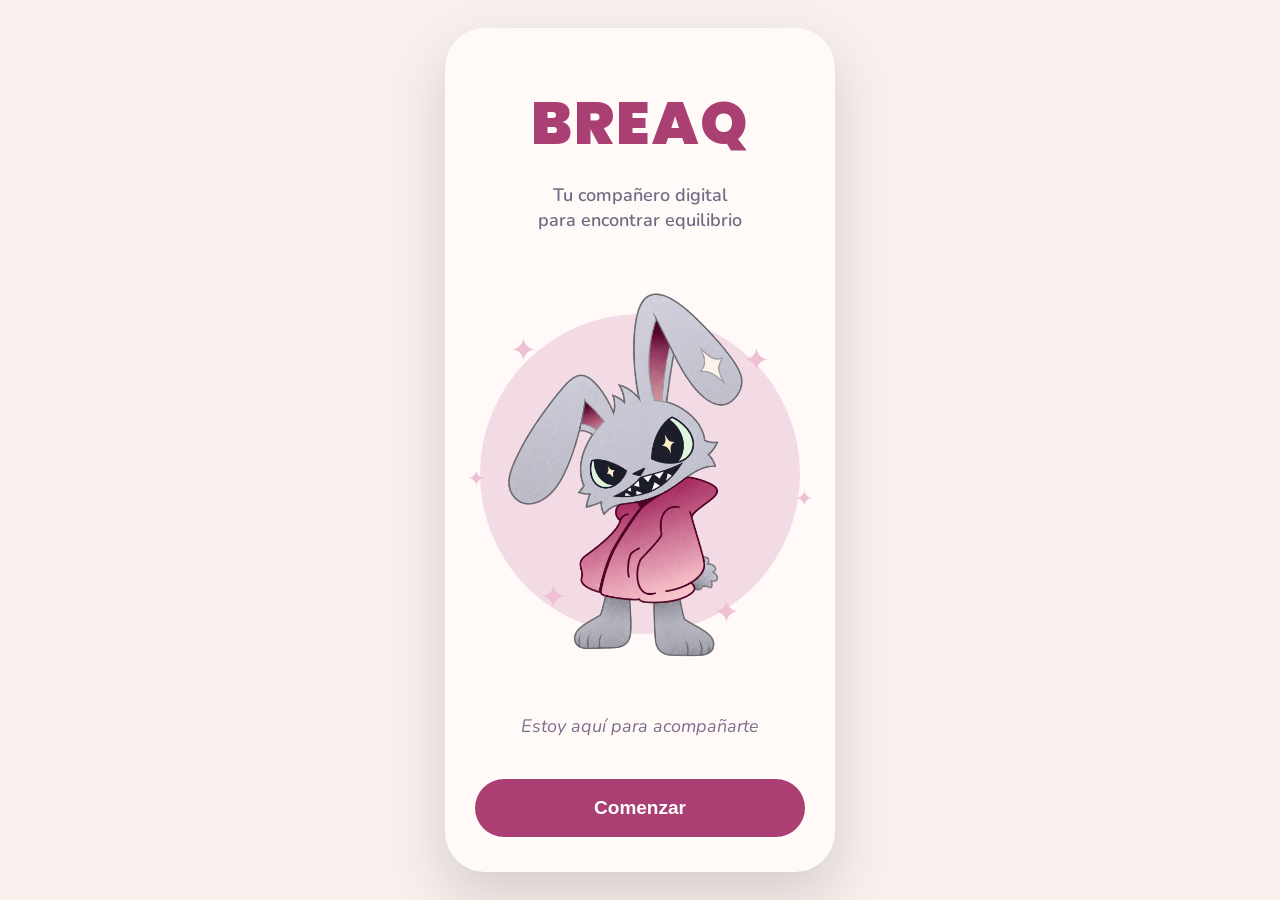
<file: portada/index.html>
<!DOCTYPE html>

<html lang="es">


<head>


    <!-- =====================================
         CONFIGURACIÓN DE LA PORTADA BREAQ
         Adaptación para celular
    ====================================== -->


    <meta charset="UTF-8">


    <meta name="viewport" content="width=device-width, initial-scale=1.0">



    <title>BREAQ</title>





    <!-- =====================================
         CONFIGURACIÓN PWA
         Permite instalar BREAQ
         como aplicación
    ====================================== -->


    <link rel="manifest" href="manifest.json">


    <meta name="theme-color" content="#aa3f74">






    <!-- =====================================
         CSS EXCLUSIVO DE PORTADA
    ====================================== -->


    <link rel="stylesheet" href="portada.css">





</head>







<body>







<!-- =====================================
     CONTENEDOR PRINCIPAL APP
===================================== -->


<div class="app">







<section class="portada">







    <!-- =====================================
         LOGO Y FRASE PRINCIPAL
    ====================================== -->


    <div class="logo">


        <h1>

            BREAQ

        </h1>





        <p>

            Tu compañero digital<br>

            para encontrar equilibrio

        </p>



    </div>












    <!-- =====================================
         ZONA DE MASCOTA

         Aquí viven:
         - círculo
         - estrellas
         - mascota

    ====================================== -->


    <div class="zona-mascota">





        <!-- Fondo circular -->


        <div class="circulo"></div>









        <!-- Estrellas -->


        <span class="estrella e1">✦</span>


        <span class="estrella e2">✦</span>


        <span class="estrella e3">✦</span>


        <span class="estrella e4">✦</span>


        <span class="estrella e5">✦</span>


        <span class="estrella e6">✦</span>









        <!-- Mascota principal -->


        <img


        src="../imagenes/mascota_principal.png"


        class="mascota"


        alt="Mascota BREAQ">


    </div>













    <!-- =====================================
         MENSAJE INFERIOR
    ====================================== -->


    <p class="mensaje">


        <i>

        Estoy aquí para acompañarte

        </i>


    </p>












    <!-- =====================================
         BOTÓN

         Conecta con modos.html

    ====================================== -->


    <button


    class="boton"


    onclick="irModos()"


    >


        Comenzar



    </button>







</section>







</div>









<!-- =====================================
     JAVASCRIPT EXCLUSIVO DE PORTADA
===================================== -->


<script src="portada.js"></script>









<!-- =====================================
     ACTIVACIÓN PWA

     Registra la aplicación
===================================== -->


<script>


if("serviceWorker" in navigator){


window.addEventListener(

"load",

function(){



navigator.serviceWorker.register(

"service-worker.js"


)

.then(function(){


console.log(

"BREAQ instalada como PWA"

);


})



.catch(function(error){


console.log(

"Error PWA:", error


);



});



}



);



}



</script>








</body>



</html>
</file>
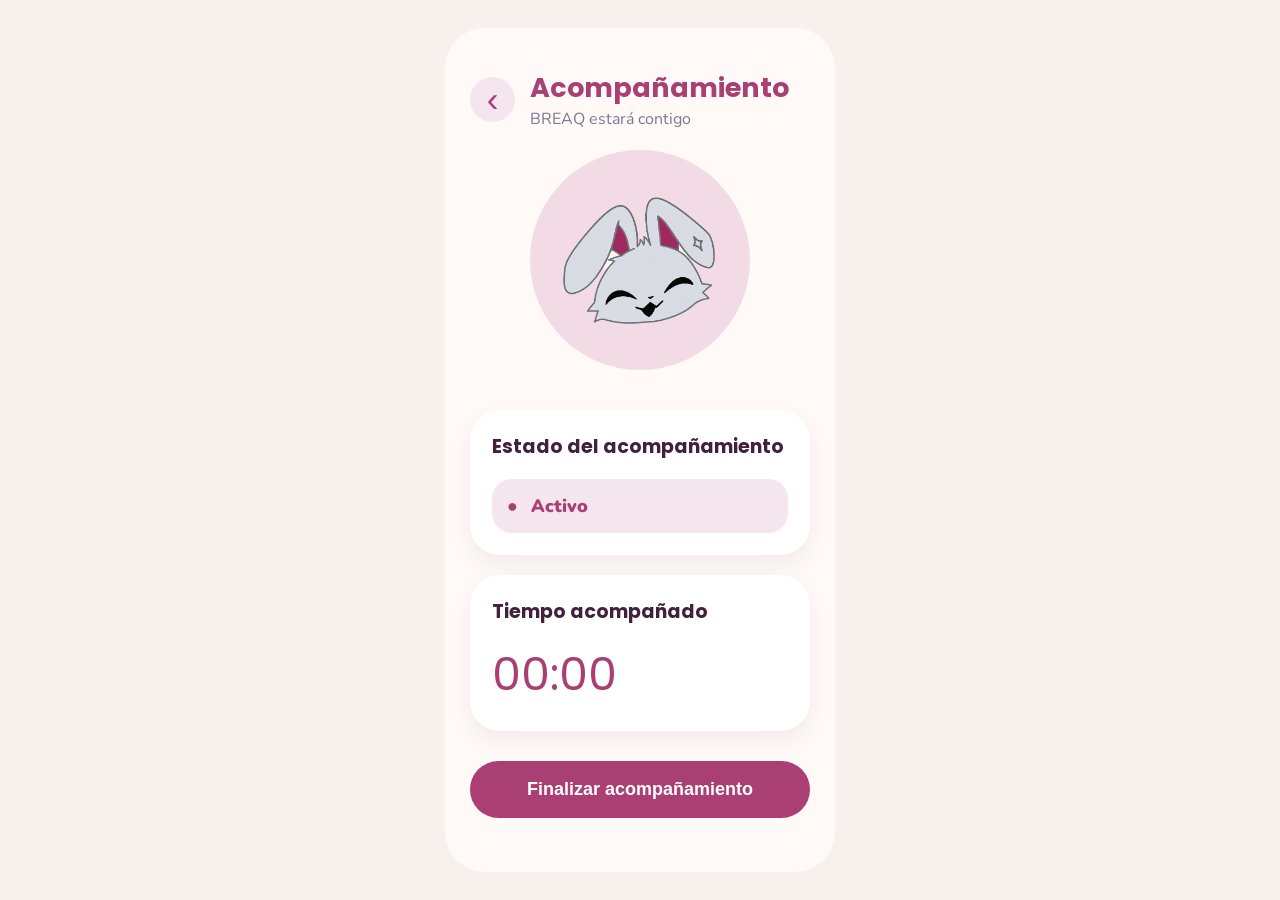
<file: acompanamiento/acompanamiento.html>
<!DOCTYPE html>

<html lang="es">


<head>

<meta charset="UTF-8">

<meta name="viewport" content="width=device-width, initial-scale=1.0">


<title>BREAQ - Acompañamiento</title>


<link rel="stylesheet" href="acompanamiento.css">


</head>



<body>


<div class="app">


<section class="acompanamiento">



<!-- ===============================
     ENCABEZADO
================================ -->


<div class="header">


<button onclick="volver()">

‹

</button>



<div>

<h1>

Acompañamiento

</h1>


<p>

BREAQ estará contigo

</p>


</div>


</div>









<!-- ===============================
     MASCOTA
================================ -->


<div class="zona-mascota">


<div class="circulo"></div>



<img

src="../imagenes/mascota_sonriente.png"

class="mascota"

alt="Mascota BREAQ"

>


</div>









<!-- ===============================
     ESTADO
================================ -->


<div class="tarjeta">


<h2>

Estado del acompañamiento

</h2>




<div class="estado">


<span id="punto">

○

</span>



<span id="textoEstado">

Inactivo

</span>


</div>



</div>









<!-- ===============================
     TIEMPO
================================ -->


<div class="tarjeta">


<h2>

Tiempo acompañado

</h2>



<p

id="contador"

class="contador"

>

00:00

</p>



</div>









<!-- ===============================
     ACTIVAR
================================ -->


<button

id="botonAccion"

class="boton"

onclick="finalizar()"

>

Finalizar acompañamiento

</button>



</section>


</div>





<script type="module" src="acompanamiento.js"></script>


</body>


</html>
</file>
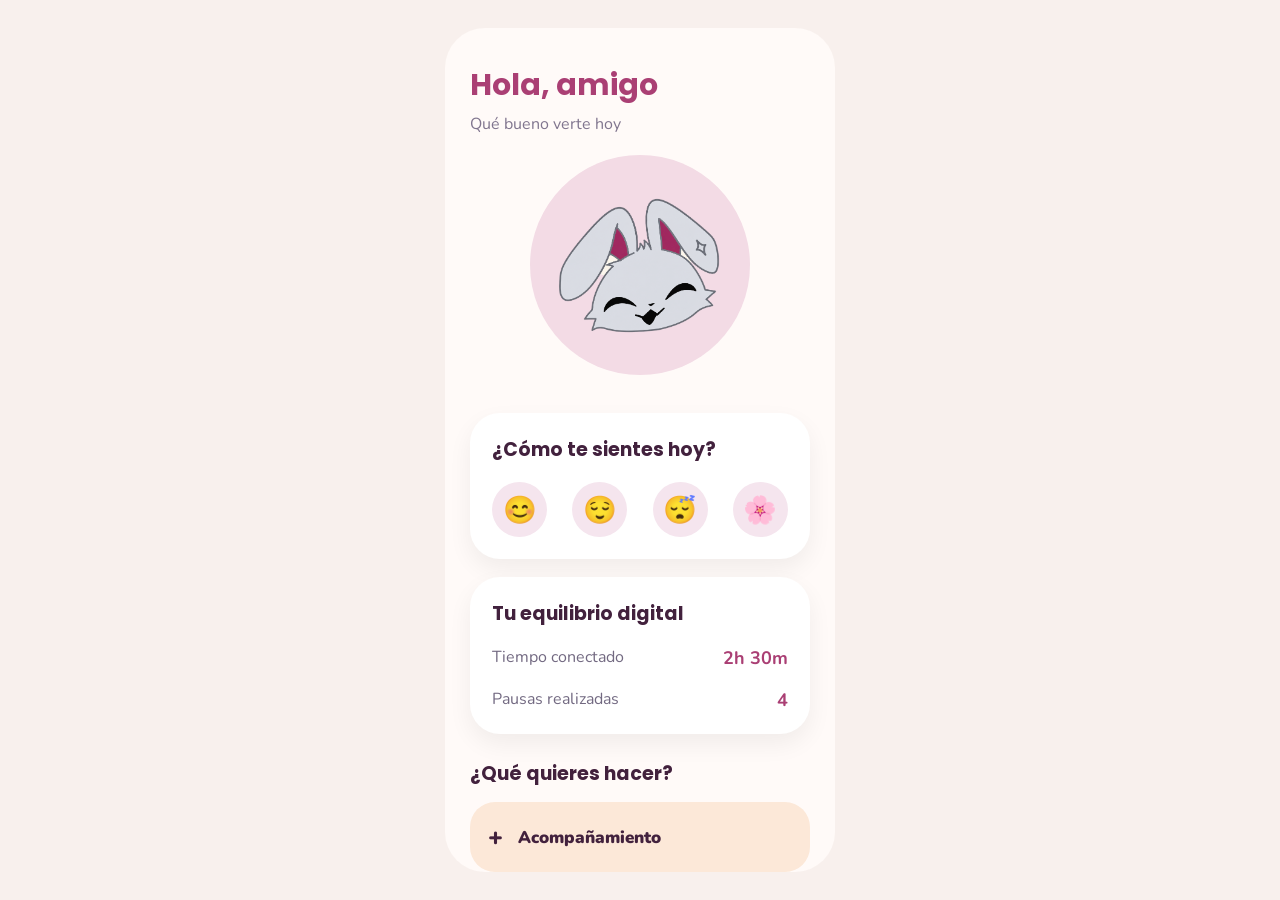
<file: dashboard/dashboard.html>
<!DOCTYPE html>

<html lang="es">


<head>


<meta charset="UTF-8">


<meta name="viewport" content="width=device-width, initial-scale=1.0">


<title>BREAQ - Inicio</title>


<link rel="stylesheet" href="dashboard.css">


</head>



<body>



<div class="app">



<section class="dashboard">





<!-- =====================================
     SALUDO
===================================== -->


<div class="saludo">


<h1>

Hola, <span id="nombreUsuario">amigo</span>

</h1>


<p>

Qué bueno verte hoy

</p>


</div>









<!-- =====================================
     MASCOTA
===================================== -->


<div class="zona-mascota">


<div class="circulo"></div>



<img

src="../imagenes/mascota_sonriente.png"

class="mascota"

alt="Mascota BREAQ"


>


</div>









<!-- =====================================
     ESTADO EMOCIONAL
===================================== -->


<div class="tarjeta estado">


<h2>

¿Cómo te sientes hoy?

</h2>




<div class="emociones">



<button onclick="seleccionarEstado(this)">

😊

</button>



<button onclick="seleccionarEstado(this)">

😌

</button>



<button onclick="seleccionarEstado(this)">

😴

</button>



<button onclick="seleccionarEstado(this)">

🌸

</button>



</div>


</div>









<!-- =====================================
     EQUILIBRIO DIGITAL
===================================== -->


<div class="tarjeta equilibrio">


<h2>

Tu equilibrio digital

</h2>




<div class="dato">


<span>

Tiempo conectado

</span>



<strong>

2h 30m

</strong>


</div>






<div class="dato">


<span>

Pausas realizadas

</span>



<strong>

4

</strong>


</div>



</div>









<!-- =====================================
     ACCIONES
===================================== -->


<div class="acciones">


<h2>

¿Qué quieres hacer?

</h2>







<!-- ACOMPAÑAMIENTO -->


<button

class="accion acompanamiento"

onclick="irAcompanamiento()"

>


<span class="icono">

+

</span>


<span>

Acompañamiento

</span>



</button>









<!-- PROCESO -->


<button

class="accion proceso"

onclick="irProceso()"

>


<span class="icono">

=

</span>


<span>

Mirar mi proceso

</span>



</button>





</div>







</section>



</div>







<script src="dashboard.js"></script>



</body>


</html>
</file>
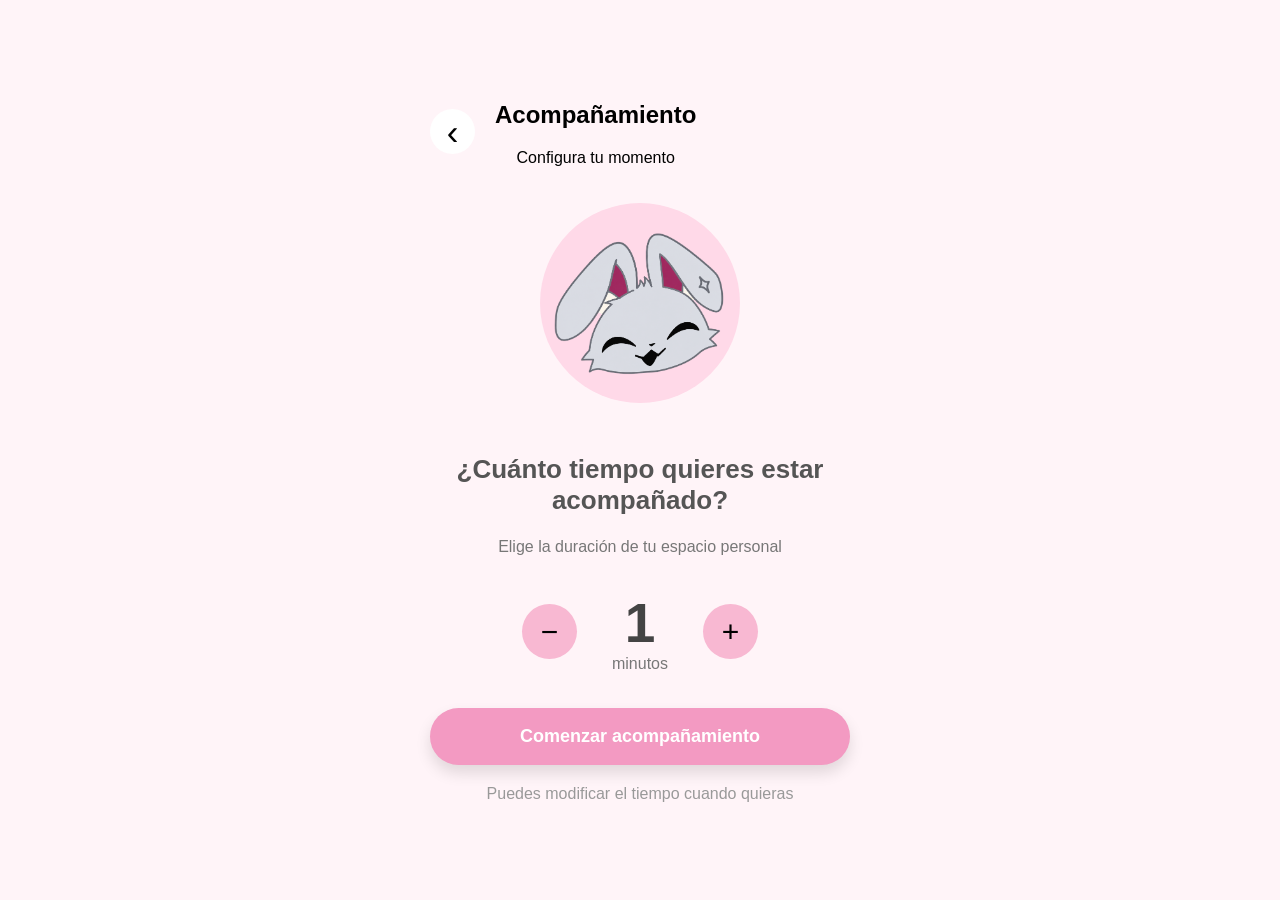
<file: duracion/duracion.html>
<!DOCTYPE html>

<html lang="es">

<head>

<meta charset="UTF-8">

<meta name="viewport" content="width=device-width, initial-scale=1.0">


<title>BREAQ - Tiempo</title>


<link rel="stylesheet" href="duracion.css">


</head>


<body>


<div class="app">


<section class="duracion">



<!-- ENCABEZADO -->

<div class="header">


<button onclick="volver()">

‹

</button>


<div>

<h1>

Acompañamiento

</h1>


<p>

Configura tu momento

</p>


</div>


</div>







<!-- MASCOTA -->


<div class="zona-mascota">


<div class="circulo"></div>


<img

src="../imagenes/mascota_sonriente.png"

class="mascota"

alt="Mascota BREAQ"

>


</div>









<h2>

¿Cuánto tiempo quieres estar acompañado?

</h2>


<p class="descripcion">

Elige la duración de tu espacio personal

</p>







<!-- SELECTOR -->


<div class="selector">



<button onclick="cambiarTiempo(-1)">

−

</button>





<div class="tiempo">


<span id="minutos">

1

</span>


<p>

minutos

</p>


</div>





<button onclick="cambiarTiempo(1)">

+

</button>



</div>







<button

class="boton"

onclick="iniciarAcompanamiento()"

>

Comenzar acompañamiento

</button>





<p class="mensaje">

Puedes modificar el tiempo cuando quieras

</p>



</section>


</div>







<script type="module" src="duracion.js"></script>


</body>

</html>
</file>
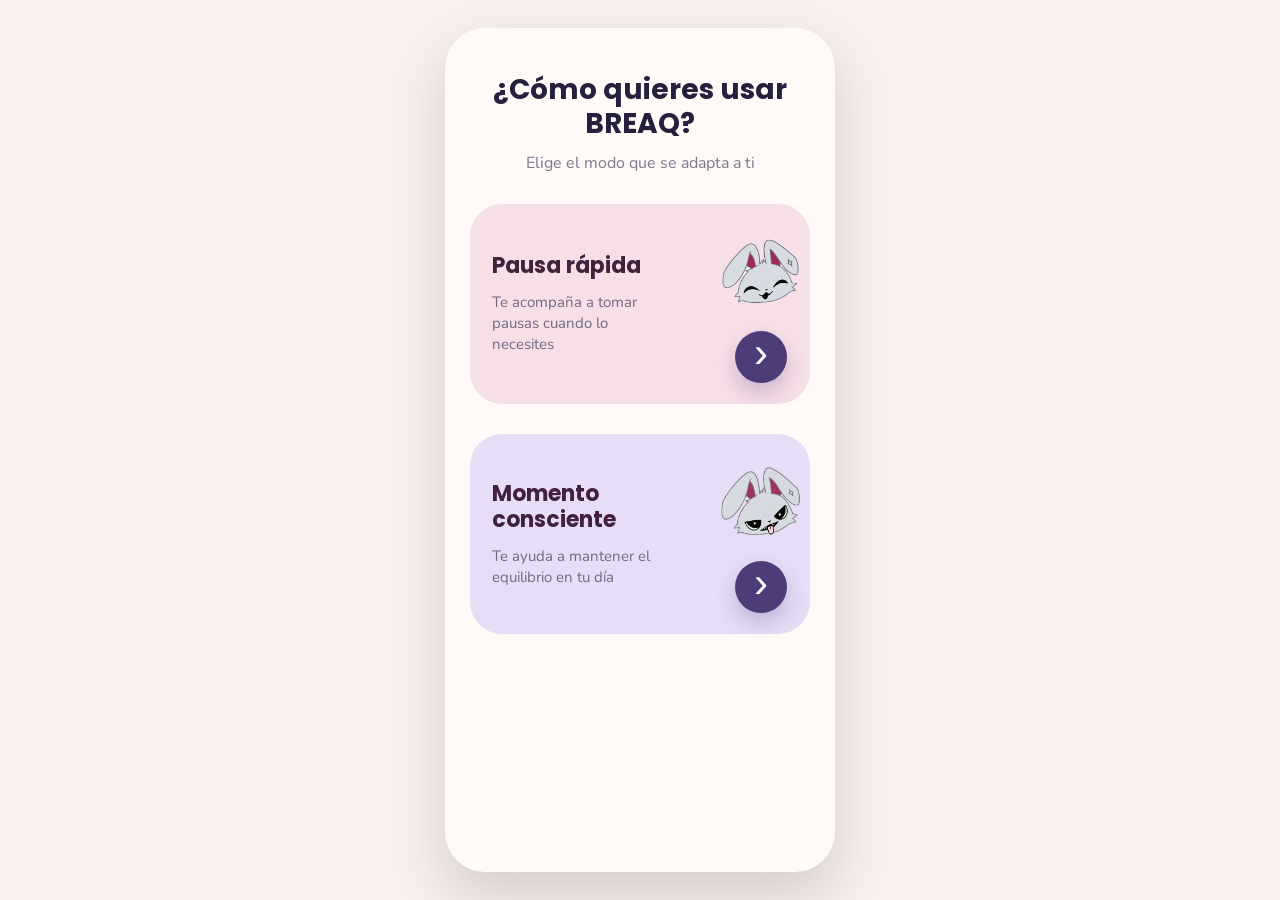
<file: modos/modos.html>
<!DOCTYPE html>

<html lang="es">


<head>


    <!-- =====================================
         CONFIGURACIÓN PANTALLA MODOS
    ====================================== -->


    <meta charset="UTF-8">

    <meta name="viewport" content="width=device-width, initial-scale=1.0">


    <title>BREAQ - Modos</title>



    <!-- CSS exclusivo de esta pantalla -->

    <link rel="stylesheet" href="modos.css">


</head>



<body>



<div class="app">



<section class="modos">





    <!-- =====================================
         TITULO PRINCIPAL
    ====================================== -->


    <div class="encabezado">


        <h1>

            ¿Cómo quieres usar BREAQ?

        </h1>


        <p>

            Elige el modo que se adapta a ti

        </p>



    </div>









    <!-- =====================================
         TARJETA 1
         PAUSA RÁPIDA
    ====================================== -->


    <div class="tarjeta pausa"

    onclick="seleccionarModo('pausa')">



        <div class="texto">


            <h2>

                Pausa rápida

            </h2>



            <p>

                Te acompaña a tomar pausas
                cuando lo necesites

            </p>



        </div>





        <div class="lado-imagen">


            <img

            src="../imagenes/mascota_sonriente.png"

            class="mascota-modo"

            alt="Mascota feliz"

            >





            <!-- BOTÓN FLECHA 1 -->

            <button class="flecha">

                ›

            </button>



        </div>



    </div>












    <!-- =====================================
         TARJETA 2
         MOMENTO CONSCIENTE
    ====================================== -->


    <div class="tarjeta consciente"

    onclick="seleccionarModo('consciente')">





        <div class="texto">


            <h2>

                Momento consciente

            </h2>




            <p>

                Te ayuda a mantener
                el equilibrio en tu día

            </p>



        </div>








        <div class="lado-imagen">


            <img

            src="../imagenes/mascota_traviesa.png"

            class="mascota-modo"

            alt="Mascota traviesa"

            >





            <!-- BOTÓN FLECHA 2 -->

            <button class="flecha">

                ›

            </button>



        </div>





    </div>









</section>





</div>






<script src="modos.js"></script>


</body>


</html>
</file>
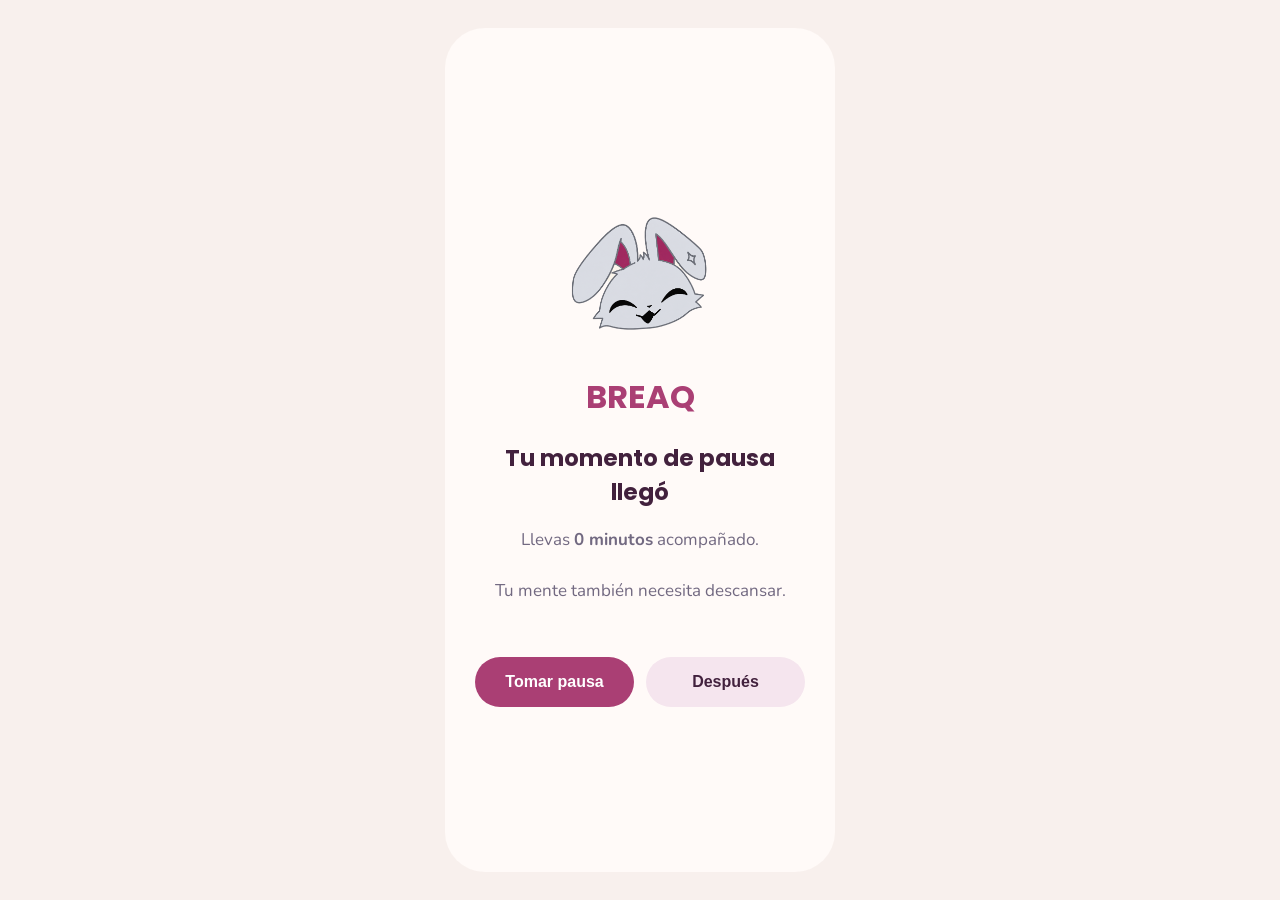
<file: notificacion/notificacion.html>
<!DOCTYPE html>

<html lang="es">


<head>


<meta charset="UTF-8">


<meta name="viewport" content="width=device-width, initial-scale=1.0">


<title>BREAQ - Aviso</title>


<link rel="stylesheet" href="notificacion.css">


</head>



<body>



<div class="app">



<section class="notificacion">





<!-- =====================================
     MASCOTA CAMBIANTE
===================================== -->


<img

id="mascotaAviso"

src="../imagenes/mascota_sonriente.png"

class="mascota"

alt="Mascota BREAQ"

>







<h1>

BREAQ

</h1>







<h2 id="titulo">

Es momento de una pausa

</h2>







<p id="mensaje">

Llevas un tiempo conectado.

Tu mente también necesita descansar.

</p>







<p id="espera"></p>









<div class="acciones">



<button

class="pausa"

onclick="tomarPausa()"

>

Tomar pausa

</button>







<button

class="despues"

onclick="despues()"

>

Después

</button>





</div>






</section>


</div>







<script src="notificacion.js"></script>


</body>


</html>
</file>
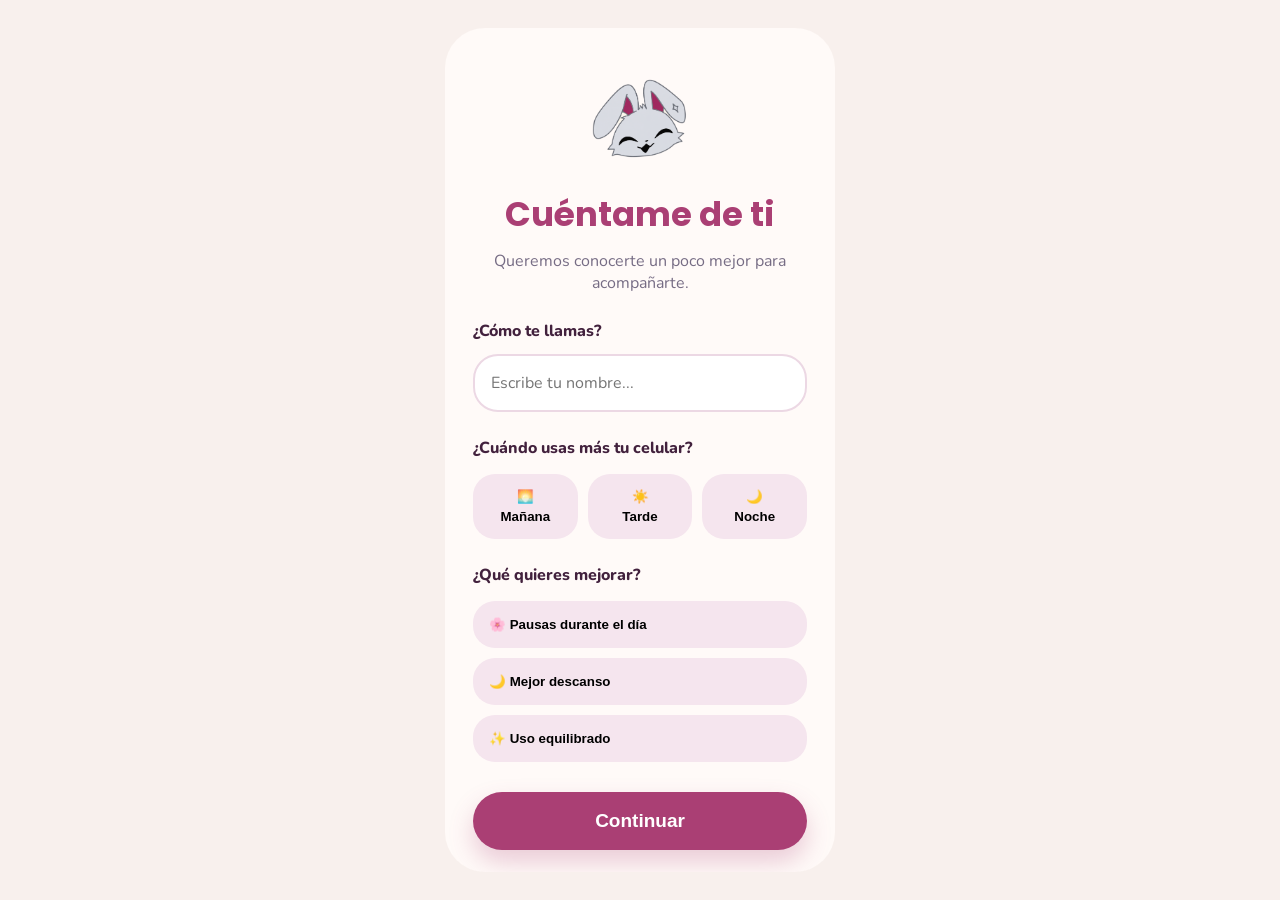
<file: perfil/perfil.html>
<!DOCTYPE html>

<html lang="es">


<head>


    <!-- =====================================
         CONFIGURACIÓN PERFIL BREAQ
    ====================================== -->


    <meta charset="UTF-8">

    <meta name="viewport" content="width=device-width, initial-scale=1.0">


    <title>BREAQ - Perfil</title>


    <link rel="stylesheet" href="perfil.css">


</head>



<body>



<div class="app">



<section class="perfil">





    <!-- =====================================
         MASCOTA
    ====================================== -->


    <img

    src="../imagenes/mascota_sonriente.png"

    class="mascota-perfil"

    alt="Mascota BREAQ"

    >









    <!-- =====================================
         TITULO
    ====================================== -->


    <h1>

        Cuéntame de ti

    </h1>



    <p class="descripcion">

        Queremos conocerte un poco mejor
        para acompañarte.

    </p>









    <!-- =====================================
         NOMBRE
    ====================================== -->


    <div class="bloque">


        <label>

            ¿Cómo te llamas?

        </label>



        <input

        id="nombre"

        type="text"

        placeholder="Escribe tu nombre..."

        oninput="quitarErrorNombre()"

        >




        <!-- Mensaje de error interno -->

        <p id="errorNombre" class="error-nombre">

            Pon tu nombre por favor

        </p>



    </div>











    <!-- =====================================
         MOMENTO DEL DÍA
    ====================================== -->


    <div class="bloque">


        <h3>

            ¿Cuándo usas más tu celular?

        </h3>




        <div class="opciones">



            <button onclick="seleccionar(this)">

                🌅

                <span>

                    Mañana

                </span>


            </button>





            <button onclick="seleccionar(this)">

                ☀️

                <span>

                    Tarde

                </span>


            </button>





            <button onclick="seleccionar(this)">

                🌙

                <span>

                    Noche

                </span>


            </button>



        </div>



    </div>









    <!-- =====================================
         OBJETIVOS
    ====================================== -->


    <div class="bloque">


        <h3>

            ¿Qué quieres mejorar?

        </h3>



        <div class="objetivos">



            <button onclick="seleccionar(this)">

                🌸 Pausas durante el día

            </button>




            <button onclick="seleccionar(this)">

                🌙 Mejor descanso

            </button>




            <button onclick="seleccionar(this)">

                ✨ Uso equilibrado

            </button>



        </div>



    </div>









    <!-- =====================================
         CONTINUAR
    ====================================== -->


    <button

    class="continuar"

    onclick="guardarPerfil()"

    >

        Continuar

    </button>





</section>




</div>






<script src="perfil.js"></script>


</body>


</html>
</file>
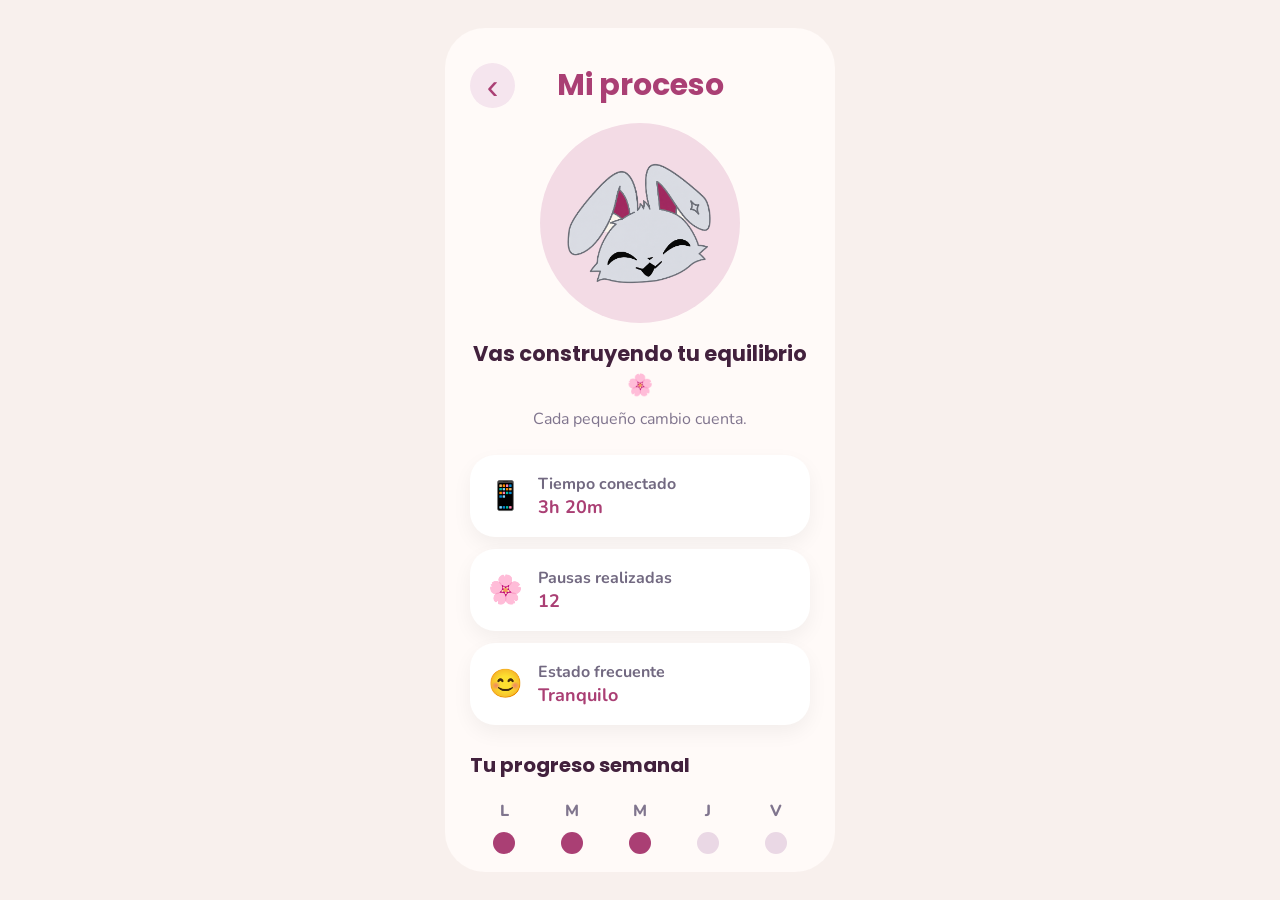
<file: proceso/proceso.html>
<!DOCTYPE html>

<html lang="es">


<head>


<meta charset="UTF-8">


<meta name="viewport" content="width=device-width, initial-scale=1.0">


<title>BREAQ - Mi proceso</title>



<link rel="stylesheet" href="proceso.css">


</head>



<body>



<div class="app">



<section class="proceso">






<!-- =====================================
     ENCABEZADO
===================================== -->


<div class="header">


<button

class="volver"

onclick="volverInicio()"

>

‹

</button>



<h1>

Mi proceso

</h1>



</div>









<!-- =====================================
     MASCOTA
===================================== -->


<div class="zona-mascota">


<div class="circulo"></div>



<img

src="../imagenes/mascota_sonriente.png"

class="mascota"

alt="Mascota BREAQ"

>


</div>









<!-- =====================================
     MENSAJE PRINCIPAL
===================================== -->


<div class="mensaje">


<h2>

Vas construyendo tu equilibrio 🌸

</h2>


<p>

Cada pequeño cambio cuenta.

</p>



</div>









<!-- =====================================
     ESTADÍSTICAS
===================================== -->


<div class="estadisticas">



<div class="dato">


<span>

📱

</span>


<p>

Tiempo conectado

<strong>

3h 20m

</strong>


</p>


</div>






<div class="dato">


<span>

🌸

</span>


<p>

Pausas realizadas

<strong>

12

</strong>


</p>


</div>






<div class="dato">


<span>

😊

</span>


<p>

Estado frecuente

<strong>

Tranquilo

</strong>


</p>


</div>



</div>









<!-- =====================================
     PROGRESO SEMANAL
===================================== -->


<div class="semana">


<h2>

Tu progreso semanal

</h2>





<div class="dias">


<div>

<span>L</span>

<i class="activo"></i>

</div>



<div>

<span>M</span>

<i class="activo"></i>

</div>



<div>

<span>M</span>

<i class="activo"></i>

</div>




<div>

<span>J</span>

<i></i>

</div>




<div>

<span>V</span>

<i></i>

</div>


</div>



</div>









<!-- =====================================
     BOTÓN
===================================== -->


<button

class="inicio"

onclick="volverInicio()"

>

Volver al inicio

</button>







</section>


</div>






<script src="proceso.js"></script>


</body>


</html>
</file>
<file: portada/portada.css>
/* ============================================
   BREAQ - PORTADA CSS

   Pantalla independiente:

   Controla:
   - Fondo
   - Logo
   - Mascota
   - Círculo
   - Estrellas
   - Botón

============================================ */



@import url('https://fonts.googleapis.com/css2?family=Nunito:wght@600;800;900&family=Poppins:wght@800;900&display=swap');





/* ============================================
   CONFIGURACIÓN GENERAL
============================================ */


*{

    margin:0;

    padding:0;

    box-sizing:border-box;

}




body{


    min-height:100vh;


    background:#f8f0ed;


    display:flex;


    justify-content:center;


    align-items:center;


    font-family:'Nunito',sans-serif;


}






/* ============================================
   CONTENEDOR TIPO CELULAR
============================================ */


.app{


    width:390px;


    height:844px;


    background:#fffaf8;


    border-radius:40px;


    overflow:hidden;


    box-shadow:

    0 25px 60px rgba(0,0,0,.15);


}







/* ============================================
   PORTADA COMPLETA
============================================ */


.portada{


    width:100%;


    height:100%;


    display:flex;


    flex-direction:column;


    align-items:center;


    justify-content:space-between;


    padding:50px 30px 35px;


}







/* ============================================
   LOGO BREAQ
============================================ */


.logo{


    text-align:center;


}




.logo h1{


    font-family:'Poppins',sans-serif;


    font-size:60px;


    font-weight:900;


    letter-spacing:2px;


    color:#aa3f74;


}





.logo p{


    margin-top:15px;


    color:#746984;


    font-size:18px;


    line-height:1.4;


    font-weight:600;


}








/* ============================================
   ZONA DE ILUSTRACIÓN

   Aquí vive:
   - círculo
   - estrellas
   - mascota

============================================ */


.zona-mascota{


    position:relative;


    width:100%;


    height:400px;


    display:flex;


    justify-content:center;


    align-items:center;


}








/* ============================================
   CÍRCULO ROSADO

   Más pequeño para dejar
   espacio a decoración

============================================ */


.circulo{


    position:absolute;


    width:320px;


    height:320px;


    border-radius:50%;


    background:#f3dbe5;


    z-index:1;


}







/* ============================================
   MASCOTA PRINCIPAL

   Centrada visualmente

============================================ */


.mascota{


    width:285px;


    position:relative;


    z-index:2;


    display:block;


    margin:auto;


    left:-18px;


    animation:

    flotar 3s infinite ease-in-out;


}






/* ============================================
   ESTRELLAS DECORATIVAS

   Rodean el círculo

============================================ */


.estrella{


    position:absolute;


    z-index:3;


    color:#efbfd4;


    font-size:32px;


    animation:

    brillo 2.5s infinite;


}






/* Arriba izquierda */

.e1{


    top:55px;


    left:35px;


}





/* Arriba derecha */

.e2{


    top:65px;


    right:35px;


}





/* Medio izquierda */

.e3{

    top:190px;

    left:-8px;

    font-size:22px;

}



/* Medio derecha */

.e4{

    top:210px;

    right:-8px;

    font-size:22px;

}





/* Abajo izquierda */

.e5{


    bottom:55px;


    left:65px;


}





/* Abajo derecha */

.e6{


    bottom:40px;


    right:65px;


}









/* ============================================
   TEXTO INFERIOR
============================================ */


.mensaje{


    color:#806e8d;


    font-size:18px;


    text-align:center;


}









/* ============================================
   BOTÓN PRINCIPAL
============================================ */


.boton{


    width:100%;


    padding:18px;


    border:none;


    border-radius:40px;


    background:#aa3f74;


    color:white;


    font-size:19px;


    font-weight:900;


    cursor:pointer;


    transition:.3s;


}





.boton:hover{


    transform:translateY(-3px);


}









/* ============================================
   ANIMACIÓN MASCOTA
============================================ */


@keyframes flotar{


    0%,100%{


        transform:translateY(0);


    }


    50%{


        transform:translateY(-10px);


    }


}







/* ============================================
   ANIMACIÓN ESTRELLAS
============================================ */


@keyframes brillo{


    0%,100%{


        opacity:.5;


        transform:scale(.9);


    }


    50%{


        opacity:1;


        transform:scale(1.15);


    }


}
</file>
<file: acompanamiento/acompanamiento.css>
/* =====================================
   BREAQ - ACOMPAÑAMIENTO CSS

   Pantalla principal del sistema
   de pausas inteligentes

===================================== */


@import url('https://fonts.googleapis.com/css2?family=Nunito:wght@700;900&family=Poppins:wght@800&display=swap');



*{


margin:0;


padding:0;


box-sizing:border-box;


}




body{


min-height:100vh;


background:#f8f0ed;


display:flex;


justify-content:center;


align-items:center;


font-family:'Nunito',sans-serif;


}





.app{


width:390px;


height:844px;


background:#fffaf8;


border-radius:40px;


overflow:hidden;


}







.acompanamiento{


height:100%;


padding:40px 25px;


overflow-y:auto;


}









/* HEADER */


.header{


display:flex;


align-items:center;


gap:15px;


}



.header button{


width:45px;


height:45px;


border:none;


border-radius:50%;


background:#f5e5ee;


font-size:35px;


color:#aa3f74;


cursor:pointer;


}



.header h1{


font-family:'Poppins';


font-size:27px;


color:#aa3f74;


}



.header p{


color:#80758e;


}










/* MASCOTA */


.zona-mascota{


height:260px;


display:flex;


justify-content:center;


align-items:center;


position:relative;


}




.circulo{


position:absolute;


width:220px;


height:220px;


background:#f3dbe5;


border-radius:50%;


}



.mascota{


width:180px;


z-index:2;


animation:flotar 3s infinite ease-in-out;


}









/* TARJETAS */


.tarjeta{


background:white;


padding:22px;


border-radius:30px;


margin-top:20px;


box-shadow:


0 10px 25px rgba(0,0,0,.06);


}



.tarjeta h2{


font-family:'Poppins';


font-size:19px;


color:#42213d;


}









/* ESTADO */


.estado{


margin-top:18px;


padding:15px;


background:#f5e5ee;


border-radius:20px;


font-weight:900;


color:#aa3f74;


font-size:18px;


}





#punto{


margin-right:8px;


}









/* CONTADOR */


.contador{


font-size:45px;


font-family:'Poppins';


color:#aa3f74;


margin-top:15px;


}









/* BOTON */


.boton{


width:100%;


margin-top:30px;


padding:18px;


border:none;


border-radius:40px;


background:#aa3f74;


color:white;


font-size:18px;


font-weight:900;


cursor:pointer;


}






@keyframes flotar{


0%,100%{


transform:translateY(0);


}


50%{


transform:translateY(-10px);


}


}
</file>
<file: dashboard/dashboard.css>
/* ============================================
   BREAQ - DASHBOARD CSS

   Pantalla principal

============================================ */


@import url('https://fonts.googleapis.com/css2?family=Nunito:wght@600;800;900&family=Poppins:wght@800;900&display=swap');





*{

margin:0;

padding:0;

box-sizing:border-box;

}





body{


min-height:100vh;


background:#f8f0ed;


display:flex;


justify-content:center;


align-items:center;


font-family:'Nunito',sans-serif;


}







/* CONTENEDOR CELULAR */


.app{


width:390px;


height:844px;


background:#fffaf8;


border-radius:40px;


overflow:hidden;


}








/* DASHBOARD */


.dashboard{


height:100%;


overflow-y:auto;


padding:35px 25px;


}







/* =====================================
   SALUDO
===================================== */


.saludo h1{


font-family:'Poppins',sans-serif;


font-size:30px;


color:#aa3f74;


}



.saludo p{


margin-top:5px;


color:#80758e;


}







/* =====================================
   MASCOTA
===================================== */


.zona-mascota{


height:260px;


position:relative;


display:flex;


justify-content:center;


align-items:center;


}



.circulo{


position:absolute;


width:220px;


height:220px;


background:#f3dbe5;


border-radius:50%;


}



.mascota{


width:190px;


z-index:2;


animation:flotar 3s infinite ease-in-out;


}







/* =====================================
   TARJETAS
===================================== */


.tarjeta{


background:white;


border-radius:30px;


padding:22px;


margin-top:18px;


box-shadow:


0 10px 25px rgba(0,0,0,.06);


}



.tarjeta h2,


.acciones h2{


font-family:'Poppins',sans-serif;


font-size:19px;


color:#42213d;


}








/* =====================================
   EMOCIONES
===================================== */


.emociones{


display:flex;


justify-content:space-between;


margin-top:18px;


}



.emociones button{


width:55px;


height:55px;


border:none;


border-radius:50%;


background:#f5e5ee;


font-size:27px;


cursor:pointer;


transition:.2s;


}




/* Carita seleccionada */


.emociones button.activo{


background:#aa3f74;


color:white;


transform:scale(1.15);


box-shadow:


0 8px 18px rgba(170,63,116,.25);


}








/* =====================================
   EQUILIBRIO
===================================== */


.dato{


display:flex;


justify-content:space-between;


margin-top:18px;


color:#726981;


}



.dato strong{


color:#aa3f74;


font-size:18px;


}








/* =====================================
   ACCIONES
===================================== */


.acciones{


margin-top:25px;


}



.accion{


width:100%;


margin-top:14px;


padding:18px;


border:none;


border-radius:25px;


display:flex;


align-items:center;


gap:15px;


font-family:'Nunito',sans-serif;


font-size:17px;


font-weight:900;


cursor:pointer;


transition:.25s;


}



.icono{


font-size:25px;


}



.widget{


background:#f7dfe8;


color:#42213d;


}





.proceso{


background:#e7ddf6;


color:#42213d;


}






.accion:hover{


transform:translateY(-4px);


}







/* =====================================
   ANIMACIÓN
===================================== */


@keyframes flotar{


0%,100%{


transform:translateY(0);


}



50%{


transform:translateY(-10px);


}


}
/* =====================================
   BOTÓN ACOMPAÑAMIENTO
===================================== */


.acompanamiento{


background:#fce8d8;


color:#42213d;


}
</file>
<file: duracion/duracion.css>
body{

margin:0;

font-family:Arial, sans-serif;

background:#fff4f8;

}



.app{

min-height:100vh;

display:flex;

justify-content:center;

align-items:center;

}



.duracion{

width:90%;

max-width:420px;

text-align:center;

}



.header{

display:flex;

align-items:center;

gap:20px;

}



.header button{

border:none;

background:white;

font-size:35px;

border-radius:50%;

width:45px;

height:45px;

}





.zona-mascota{

position:relative;

height:230px;

margin-top:20px;

}



.circulo{

position:absolute;

width:200px;

height:200px;

background:#ffd9e8;

border-radius:50%;

left:50%;

transform:translateX(-50%);

}



.mascota{

position:relative;

height:200px;

}



h2{

font-size:26px;

color:#555;

}



.descripcion{

color:#777;

}



.selector{

display:flex;

justify-content:center;

align-items:center;

gap:35px;

margin:35px;

}



.selector button{

width:55px;

height:55px;

border:none;

border-radius:50%;

background:#f8b8d2;

font-size:30px;

}



.tiempo span{

font-size:55px;

font-weight:bold;

color:#444;

}



.tiempo p{

margin:0;

color:#777;

}




.boton{

width:100%;

padding:18px 25px;

border:none;

border-radius:35px;

background:#f39ac2;

color:white;

font-size:18px;

font-weight:bold;

cursor:pointer;

box-shadow:0 8px 15px rgba(0,0,0,0.12);

transition:0.3s;

}



.boton:hover{

transform:scale(1.03);

}



.boton:active{

transform:scale(0.97);

}



.mensaje{

color:#999;

margin-top:20px;

}
</file>
<file: modos/modos.css>
/* ============================================
   BREAQ - PANTALLA MODOS

   Pantalla independiente:

   Contiene:
   - Título
   - Tarjetas de selección
   - Mascotas
   - Botones
   - Animaciones

============================================ */



@import url('https://fonts.googleapis.com/css2?family=Nunito:wght@600;800;900&family=Poppins:wght@800;900&display=swap');





/* ============================================
   CONFIGURACIÓN GENERAL
============================================ */


*{

    margin:0;

    padding:0;

    box-sizing:border-box;

}





body{


    min-height:100vh;


    background:#f8f0ed;


    display:flex;


    justify-content:center;


    align-items:center;


    font-family:'Nunito',sans-serif;


}







/* ============================================
   CONTENEDOR CELULAR
============================================ */


.app{


    width:390px;


    height:844px;


    background:#fffaf8;


    border-radius:40px;


    overflow:hidden;


    box-shadow:

    0 25px 60px rgba(0,0,0,.15);


}







/* ============================================
   PANTALLA MODOS
============================================ */


.modos{


    width:100%;


    height:100%;


    padding:45px 25px;


}








/* ============================================
   ENCABEZADO
============================================ */


.encabezado{


    text-align:center;


}



.encabezado h1{


    font-family:'Poppins',sans-serif;


    font-size:28px;


    color:#24203d;


    line-height:1.2;


}



.encabezado p{


    margin-top:12px;


    color:#80758e;


    font-size:16px;


}








/* ============================================
   TARJETAS
============================================ */


.tarjeta{


    margin-top:30px;


    height:200px;


    border-radius:32px;


    padding:22px;


    display:flex;


    justify-content:space-between;


    align-items:center;


    cursor:pointer;


    transition:.3s;


    overflow:hidden;


}





/* Efecto al pasar mouse */


.tarjeta:hover{


    transform:translateY(-6px);


    box-shadow:

    0 15px 30px rgba(0,0,0,.12);


}





/* Efecto al tocar */


.tarjeta:active{


    transform:scale(.97);


}







/* ============================================
   COLORES DE TARJETAS
============================================ */


.pausa{


    background:#f7dfe8;


}



.consciente{


    background:#e7ddf6;


}







/* ============================================
   TEXTO
============================================ */


.texto{


    width:58%;


}



.texto h2{


    font-family:'Poppins',sans-serif;


    color:#42213d;


    font-size:22px;


    line-height:1.2;


}



.texto p{


    margin-top:12px;


    color:#726981;


    line-height:1.4;


    font-size:15px;


}







/* ============================================
   CONTENEDOR IMAGEN + FLECHA

   Movido hacia la derecha
   para parecerse a referencia

============================================ */


.lado-imagen{


    display:flex;


    flex-direction:column;


    align-items:center;


    gap:15px;


    transform:translateX(18px);


}







/* ============================================
   MASCOTA DENTRO DE TARJETA
============================================ */


.mascota-modo{


    width:90px;


    animation:

    flotar 3s infinite ease-in-out;


}








/* ============================================
   BOTÓN FLECHA

   Estilo circular moderno

============================================ */


.flecha{


    width:52px;


    height:52px;


    border-radius:50%;


    border:none;


    background:#4d3c78;


    color:white;


    font-size:42px;


    font-family:Arial,sans-serif;


    font-weight:300;


    line-height:1;


    padding-bottom:8px;


    cursor:pointer;


    display:flex;


    justify-content:center;


    align-items:center;


    box-shadow:

    0 10px 20px rgba(77,60,120,.25);


    transition:.25s;


}






.flecha:hover{


    transform:

    scale(1.12)

    translateX(3px);


    background:#3e3065;


    box-shadow:

    0 14px 25px rgba(77,60,120,.35);


}








/* ============================================
   ANIMACIÓN MASCOTAS
============================================ */


@keyframes flotar{


    0%,100%{


        transform:translateY(0);


    }


    50%{


        transform:translateY(-8px);


    }


}
</file>
<file: notificacion/notificacion.css>
/* =====================================
   BREAQ - NOTIFICACIÓN CSS

   Avisos progresivos

===================================== */


@import url('https://fonts.googleapis.com/css2?family=Nunito:wght@700;900&family=Poppins:wght@800&display=swap');



*{

margin:0;

padding:0;

box-sizing:border-box;

}



body{


min-height:100vh;


background:#f8f0ed;


display:flex;


justify-content:center;


align-items:center;


font-family:'Nunito',sans-serif;


}






.app{


width:390px;


height:844px;


background:#fffaf8;


border-radius:40px;


overflow:hidden;


}







.notificacion{


height:100%;


padding:50px 30px;


display:flex;


flex-direction:column;


justify-content:center;


align-items:center;


text-align:center;


}








.mascota{


width:160px;


animation:flotar 3s infinite ease-in-out;


}





h1{


margin-top:20px;


font-family:'Poppins';


font-size:32px;


color:#aa3f74;


}






h2{


margin-top:20px;


font-family:'Poppins';


font-size:23px;


color:#42213d;


}






p{


margin-top:18px;


color:#726981;


font-size:17px;


line-height:1.5;


}







#espera{


color:#aa3f74;


font-size:14px;


font-weight:900;


}







.acciones{


display:flex;


width:100%;


gap:12px;


margin-top:35px;


}





button{


flex:1;


padding:16px;


border:none;


border-radius:30px;


font-size:16px;


font-weight:900;


cursor:pointer;


}






.pausa{


background:#aa3f74;


color:white;


}







.despues{


background:#f5e5ee;


color:#42213d;


}








@keyframes flotar{


0%,100%{


transform:translateY(0);


}



50%{


transform:translateY(-10px);


}


}
.volverInicio{

margin-top:35px;

width:85%;

padding:17px 25px;

border:none;

border-radius:35px;

background:#aa3f74;

color:white;

font-family:'Nunito',sans-serif;

font-size:17px;

font-weight:900;

cursor:pointer;

box-shadow:0 8px 18px rgba(170,63,116,0.25);

transition:all 0.3s ease;

}



.volverInicio:hover{

transform:translateY(-3px);

box-shadow:0 12px 25px rgba(170,63,116,0.35);

}



.volverInicio:active{

transform:scale(0.96);

}
</file>
<file: perfil/perfil.css>
/* ============================================
   BREAQ - PERFIL CSS

   Pantalla:
   - Cuéntame de ti
   - Formulario usuario
   - Selecciones
   - Validaciones

============================================ */


@import url('https://fonts.googleapis.com/css2?family=Nunito:wght@600;800;900&family=Poppins:wght@800;900&display=swap');





*{

    margin:0;

    padding:0;

    box-sizing:border-box;

}





body{

    min-height:100vh;

    background:#f8f0ed;

    display:flex;

    justify-content:center;

    align-items:center;

    font-family:'Nunito',sans-serif;

}






.app{

    width:390px;

    height:844px;

    background:#fffaf8;

    border-radius:40px;

    overflow:hidden;

}







.perfil{

    height:100%;

    overflow-y:auto;

    padding:35px 28px 35px;

    text-align:center;

}








/* MASCOTA */


.mascota-perfil{

    width:110px;

    animation:flotar 3s infinite ease-in-out;

}







/* TITULO */


h1{

    font-family:'Poppins',sans-serif;

    color:#aa3f74;

    font-size:34px;

    margin-top:10px;

}




.descripcion{

    color:#766c84;

    margin-top:10px;

    line-height:1.4;

}








/* BLOQUES */


.bloque{

    margin-top:25px;

    text-align:left;

}



label,

h3{

    color:#42213d;

    font-weight:800;

    font-size:16px;

}








/* INPUT NOMBRE */


input{

    width:100%;

    margin-top:12px;

    padding:16px;

    border-radius:25px;

    border:2px solid #ecd8e4;

    font-size:16px;

    outline:none;

    font-family:'Nunito',sans-serif;

}





input:focus{

    border-color:#aa3f74;

}







/* ERROR NOMBRE */


.error-nombre{


    display:none;


    color:#d94b6a;


    font-size:14px;


    font-weight:800;


    margin-top:8px;


    text-align:left;


}





.input-error{


    border:2px solid #d94b6a !important;


    background:#fff3f5;


}









/* OPCIONES */


.opciones{

    display:flex;

    gap:10px;

    margin-top:15px;

}



.opciones button{

    flex:1;

    padding:15px 5px;

    border:none;

    border-radius:22px;

    background:#f5e5ee;

    font-weight:800;

    cursor:pointer;

    transition:.2s;

}



.opciones button:hover{

    transform:translateY(-3px);

}



.opciones span{

    display:block;

    margin-top:5px;

}








/* OBJETIVOS */


.objetivos{

    display:flex;

    flex-direction:column;

    gap:10px;

    margin-top:15px;

}



.objetivos button{

    border:none;

    padding:16px;

    border-radius:22px;

    background:#f5e5ee;

    text-align:left;

    font-weight:800;

    cursor:pointer;

}








/* SELECCIONADO */


button.seleccionado{

    background:#aa3f74;

    color:white;

}








/* BOTÓN CONTINUAR */


.continuar{


    width:100%;


    margin-top:30px;


    padding:18px;


    border:none;


    border-radius:40px;


    background:#aa3f74;


    color:white;


    font-size:19px;


    font-weight:900;


    cursor:pointer;


    box-shadow:


    0 12px 25px rgba(170,63,116,.25);


    transition:.25s;


}





.continuar:hover{


    transform:translateY(-3px);


}





.continuar:active{


    transform:scale(.97);


}








@keyframes flotar{


    0%,100%{

        transform:translateY(0);

    }


    50%{

        transform:translateY(-8px);

    }


}
</file>
<file: proceso/proceso.css>
/* ============================================
   BREAQ - MI PROCESO CSS

   Pantalla seguimiento usuario

============================================ */



@import url('https://fonts.googleapis.com/css2?family=Nunito:wght@600;800;900&family=Poppins:wght@800;900&display=swap');




*{

margin:0;

padding:0;

box-sizing:border-box;

}




body{


min-height:100vh;


background:#f8f0ed;


display:flex;


justify-content:center;


align-items:center;


font-family:'Nunito',sans-serif;


}






.app{


width:390px;


height:844px;


background:#fffaf8;


border-radius:40px;


overflow:hidden;


}






.proceso{


height:100%;


overflow-y:auto;


padding:35px 25px;


}









/* HEADER */


.header{


display:flex;


align-items:center;


justify-content:center;


position:relative;


}



.header h1{


font-family:'Poppins';


color:#aa3f74;


font-size:30px;


}




.volver{


position:absolute;


left:0;


width:45px;


height:45px;


border:none;


border-radius:50%;


background:#f5e5ee;


color:#aa3f74;


font-size:35px;


line-height:1;


cursor:pointer;


}









/* MASCOTA */


.zona-mascota{


height:230px;


display:flex;


justify-content:center;


align-items:center;


position:relative;


}



.circulo{


position:absolute;


width:200px;


height:200px;


background:#f3dbe5;


border-radius:50%;


}



.mascota{


width:170px;


z-index:2;


animation:flotar 3s infinite ease-in-out;


}










/* MENSAJE */


.mensaje{


text-align:center;


}



.mensaje h2{


font-family:'Poppins';


font-size:21px;


color:#42213d;


}



.mensaje p{


margin-top:8px;


color:#80758e;


}









/* ESTADISTICAS */


.estadisticas{


margin-top:25px;


}



.dato{


background:white;


padding:18px;


border-radius:25px;


margin-top:12px;


display:flex;


align-items:center;


gap:15px;


box-shadow:


0 8px 20px rgba(0,0,0,.05);


}



.dato span{


font-size:28px;


}



.dato p{


color:#726981;


font-weight:700;


}



.dato strong{


display:block;


color:#aa3f74;


font-size:18px;


}








/* SEMANA */


.semana{


margin-top:25px;


}



.semana h2{


font-family:'Poppins';


font-size:20px;


color:#42213d;


}




.dias{


display:flex;


justify-content:space-around;


margin-top:20px;


}



.dias div{


text-align:center;


color:#80758e;


font-weight:800;


}



.dias i{


display:block;


width:22px;


height:22px;


border-radius:50%;


background:#ead8e5;


margin-top:10px;


}



.dias i.activo{


background:#aa3f74;


}









/* BOTON */


.inicio{


width:100%;


margin-top:30px;


padding:18px;


border:none;


border-radius:40px;


background:#aa3f74;


color:white;


font-size:18px;


font-weight:900;


cursor:pointer;


}







@keyframes flotar{


0%,100%{


transform:translateY(0);


}



50%{


transform:translateY(-10px);


}


}
</file>
